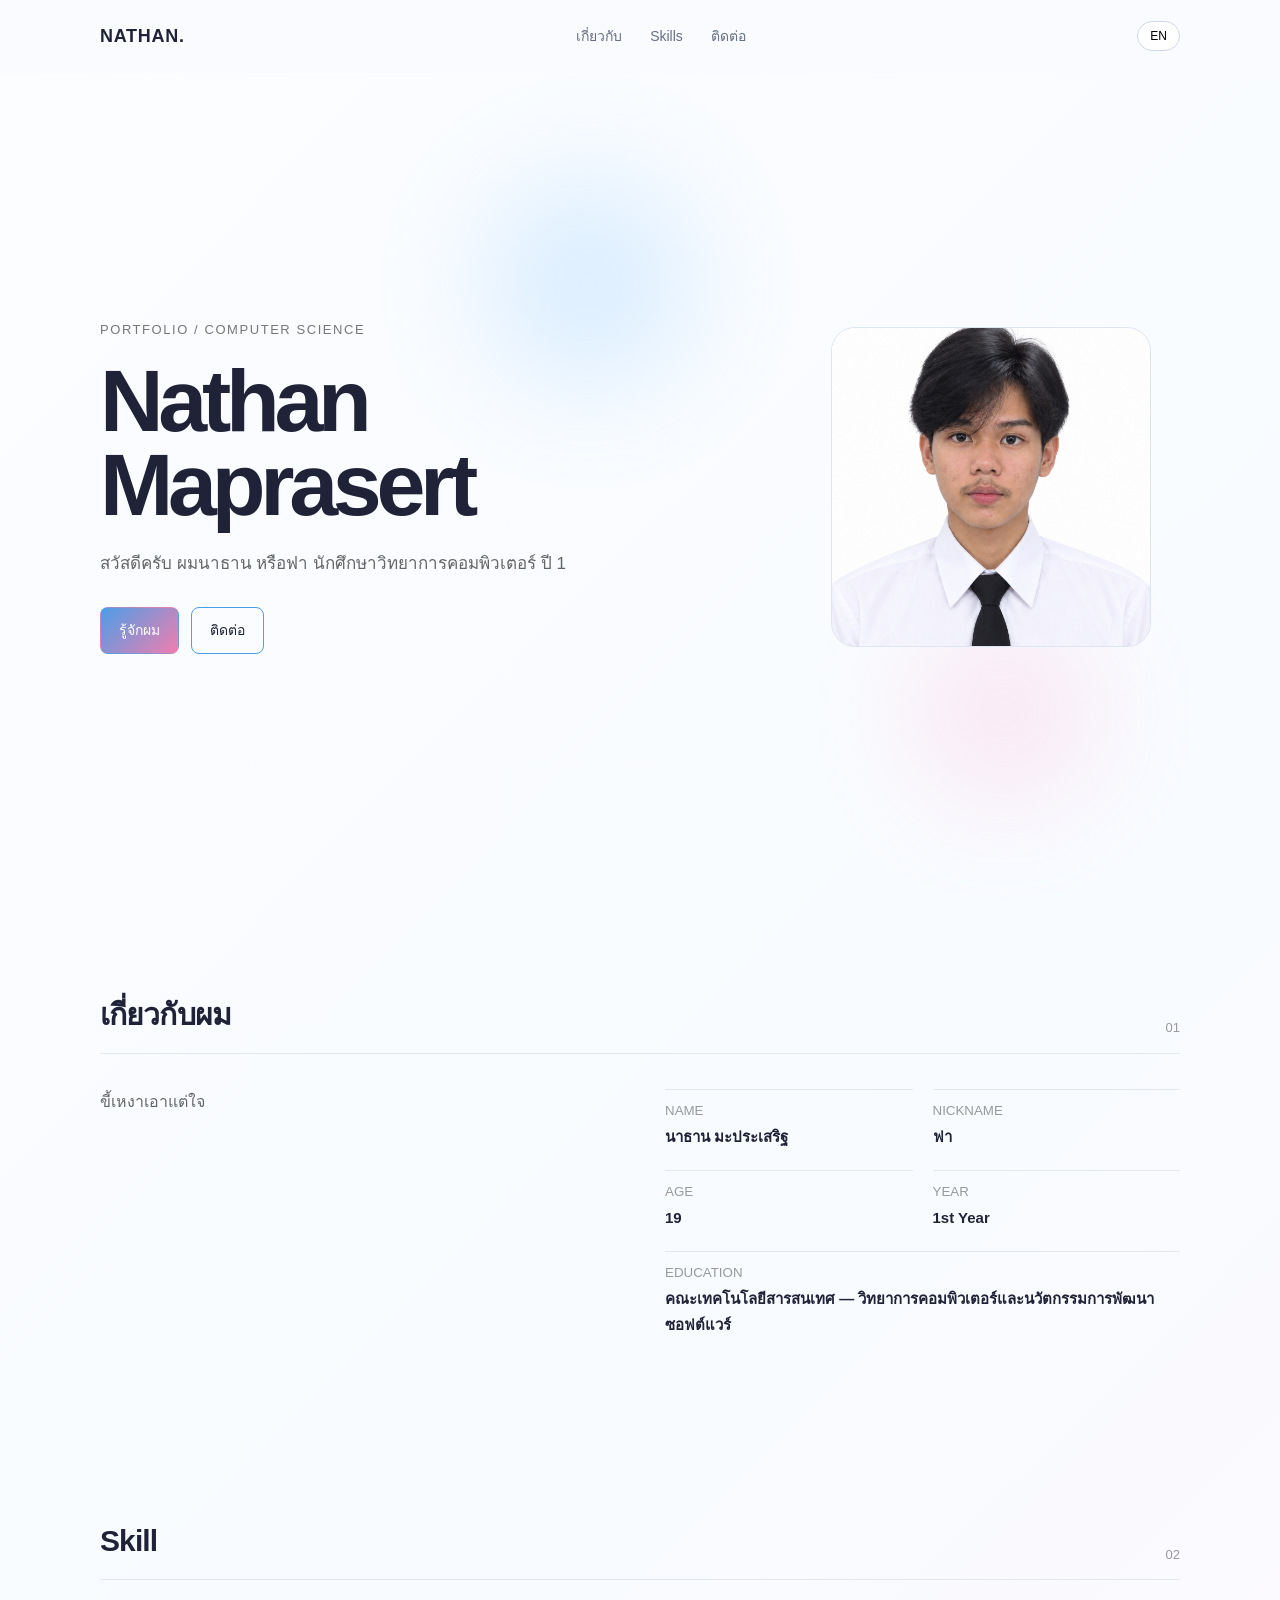
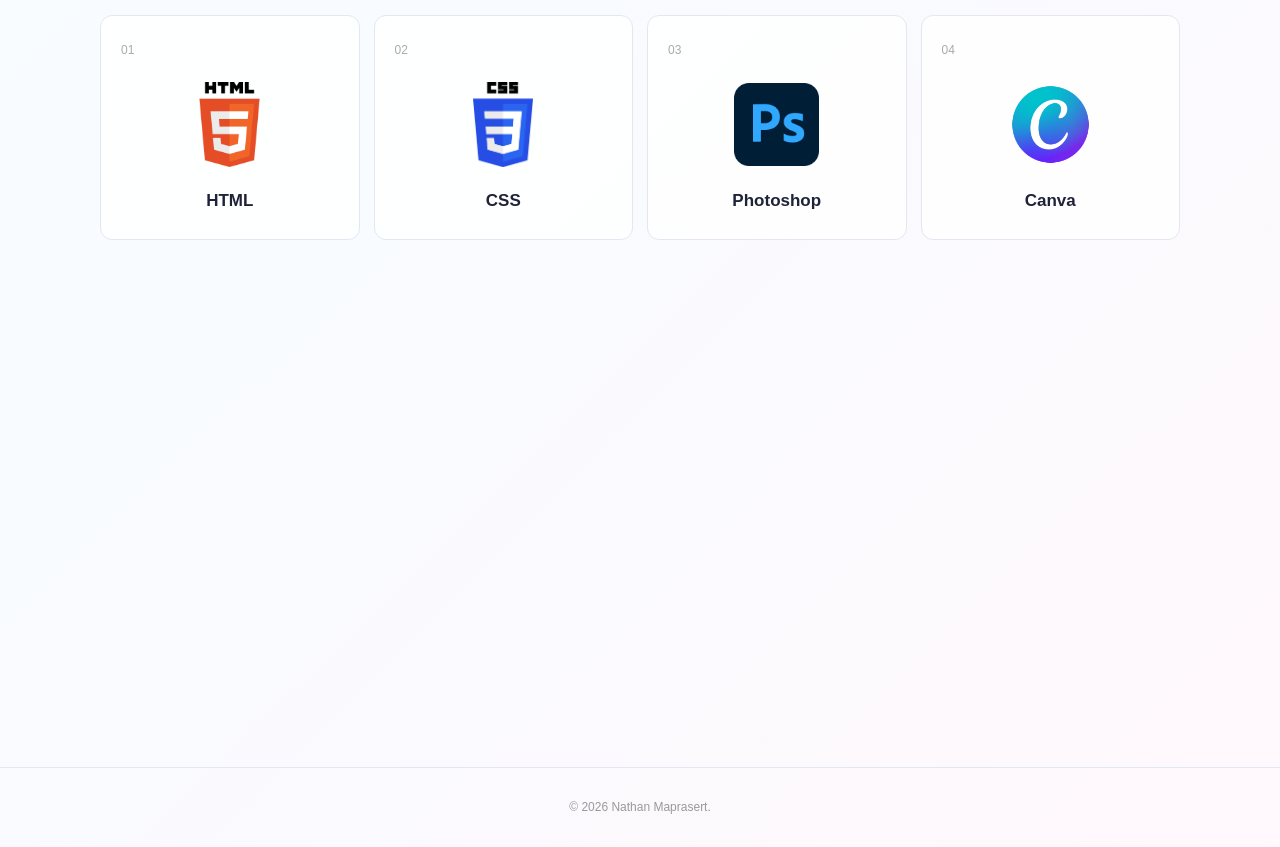
<file: index.html>
<!DOCTYPE html>
<html lang="th">
<head>
  <meta charset="UTF-8">
  <meta name="viewport" content="width=device-width, initial-scale=1.0">
  <title>Nathan Maprasert — Portfolio</title>
  <link rel="stylesheet" href="style.css">
</head>

<body>
  <nav id="nav">
    <div class="container nav-inner">
      <div class="logo">NATHAN.</div>
      <div class="nav-links">
        <a href="#about" data-th="เกี่ยวกับ" data-en="About">เกี่ยวกับ</a>
        <a href="#skills" data-th="Skills" data-en="Skills">Skills</a>
        <a href="#contact" data-th="ติดต่อ" data-en="Contact">ติดต่อ</a>
      </div>
      <button class="lang" id="langBtn">EN</button>
    </div>
  </nav>

  <main>
    <section class="container hero reveal">
      <div>
        <div class="eyebrow" data-th="Portfolio / Computer Science" data-en="Portfolio / Computer Science">
          Portfolio / Computer Science
        </div>
        <h1>Nathan<br>Maprasert</h1>
        <p data-th="สวัสดีครับ ผมนาธาน หรือฟา นักศึกษาวิทยาการคอมพิวเตอร์ ปี 1 ">
          สวัสดีครับ ผมนาธาน หรือฟา นักศึกษาวิทยาการคอมพิวเตอร์ ปี 1
        </p>
        <div class="buttons">
          <a class="btn primary" href="#about" data-th="รู้จักผม" data-en="About me">รู้จักผม</a>
          <a class="btn" href="#contact" data-th="ติดต่อ" data-en="Contact">ติดต่อ</a>
        </div>
      </div>

      <div class="profile-wrap">
        <div class="profile">
            <img src="zstdempimg.png" alt="Nathan">
          </div>
        </div>
    </section>

    <section id="about" class="container reveal">
      <div class="section-title">
        <h2 data-th="เกี่ยวกับผม" data-en="About me">เกี่ยวกับผม</h2>
        <span>01</span>
      </div>

      <div class="about">
        <p data-th="ขี้เหงาเอาแต่ใจ">
          ขี้เหงาเอาแต่ใจ
        </p>

        <div class="info">
          <div class="info-item">
            <small>NAME</small>
            <strong>นาธาน มะประเสริฐ</strong>
          </div>
          <div class="info-item">
            <small>NICKNAME</small>
            <strong>ฟา</strong>
          </div>
          <div class="info-item">
            <small>AGE</small>
            <strong>19</strong>
          </div>
          <div class="info-item">
            <small>YEAR</small>
            <strong>1st Year</strong>
          </div>
          <div class="info-item" style="grid-column:1/-1">
            <small>EDUCATION</small>
            <strong>คณะเทคโนโลยีสารสนเทศ — วิทยาการคอมพิวเตอร์และนวัตกรรมการพัฒนาซอฟต์แวร์</strong>
          </div>
        </div>
      </div>
    </section>

    <section id="skills" class="container reveal">
      <div class="section-title-skill">
        <h3 data-th="Skill" data-en="Skill">Skill</h3>
        <span>02</span>
      </div>
      <div class="skills">
        <div class="skill">
          <div class="skill-number">01</div>
            <img src="zhtmllogo.webp" alt="HTML">
            <h3>HTML</h3>
      </div>

      <div class="skill">
        <div class="skill-number">02</div>
          <img src="zcsslogo.webp" alt="CSS">
          <h3>CSS</h3>
      </div>

      <div class="skill">
        <div class="skill-number">03</div>
          <img src="zpslogo.webp" alt="Photoshop">
          <h3>Photoshop</h3>
      </div>

      <div class="skill">
        <div class="skill-number">04</div>
          <img src="zcanva-logo.png" alt="Canva">
          <h3>Canva</h3>
    </div>

    </div>
    </section>

    <section id="contact" class="container reveal">
      <div class="section-title">
        <h2 data-th="ติดต่อ" data-en="Contact">ติดต่อ</h2>
        <span>03</span>
      </div>

      <div class="contact-box">
        <div>
          <h2>Let's connect.</h2>
          <p data-th="ถ้าอยากพูดคุยหรือรู้จักกันมากขึ้น สามารถติดต่อผมได้ที่" data-en="Feel free to reach out and connect with me.">
            ถ้าอยากพูดคุยหรือรู้จักกันมากขึ้น สามารถติดต่อผมได้ที่
          </p>
        </div>
        <div class="contact-links">
          <a href="mailto:fahadnathan@gmail.com">Email</a>
          <a href="https://www.instagram.com/justtf4_/" target="_blank">Instagram</a>
        </div>
      </div>
    </section>
  </main>

  <footer>
    © 2026 Nathan Maprasert.
  </footer>

  <script src="script.js"></script>

</body>
</html>
</file>
<file: style.css>
:root{
      --bg:#f9fbff;
      --card:#ffffff;
      --text:#202338;
      --muted:#73798f;
      --line:#e3e7f2;
      --blue:#78bfff;
      --blue-dark:#4c9ee8;
      --pink:#ff9fca;
      --pink-dark:#f17eae;
      --accent:#5da9ee;
    }

    *{box-sizing:border-box;margin:0;padding:0}
    html{scroll-behavior:smooth}
    body{
      font-family:Inter, "Noto Sans Thai", Arial, sans-serif;
      background:linear-gradient(135deg,#fbfdff 0%,#f8fbff 58%,#fff8fc 100%);
      color:var(--text);
      line-height:1.6;
    }

    a{color:inherit;text-decoration:none}
    .container{width:min(1080px,90%);margin:auto}

    nav{
      position:sticky;
      top:0;
      z-index:10;
      background:rgba(249,251,255,.88);
      backdrop-filter:blur(12px);
      border-bottom:1px solid transparent;
      transition:.3s;
    }
    nav.scrolled{border-color:var(--line)}
    .nav-inner{
      height:72px;
      display:flex;
      align-items:center;
      justify-content:space-between;
    }
    .logo{font-weight:800;font-size:18px;letter-spacing:.04em}
    .nav-links{display:flex;gap:28px;font-size:14px}
    .nav-links a{color:#687087;transition:.2s}
    .nav-links a:hover{color:var(--blue-dark)}

    .lang{
      border:1px solid #cfd8e8;
      background:white;
      padding:7px 12px;
      border-radius:999px;
      cursor:pointer;
      font-size:12px;
    }

    section{padding:90px 0}

    .hero{
      min-height:calc(100vh - 72px);
      position:relative;
      display:grid;
      grid-template-columns:1.25fr .75fr;
      align-items:center;
      gap:70px;
    }
    .eyebrow{
      color:#777;
      font-size:13px;
      letter-spacing:.12em;
      text-transform:uppercase;
      margin-bottom:18px;
    }
    h1{
      font-size:clamp(48px,8vw,88px);
      line-height:.95;
      letter-spacing:-.06em;
      margin-bottom:24px;
    }
    .hero:before,.hero:after{content:"";position:absolute;border-radius:50%;filter:blur(55px);opacity:.22;pointer-events:none;z-index:-1}
    .hero:before{width:220px;height:220px;background:var(--blue);top:12%;left:35%}
    .hero:after{width:180px;height:180px;background:var(--pink);right:8%;bottom:12%}
    .hero p{
      max-width:560px;
      color:#666;
      font-size:17px;
    }
    .buttons{display:flex;gap:12px;margin-top:30px;flex-wrap:wrap}
    .btn{
      padding:11px 18px;
      border-radius:8px;
      border:1px solid var(--blue-dark);
      font-size:14px;
      transition:.25s;
    }
    .btn.primary{background:linear-gradient(135deg,var(--blue-dark),var(--pink-dark));color:white;border-color:transparent}
    .btn:hover{transform:translateY(-2px)}

    .profile-wrap{display:flex;justify-content:center}
    .profile{
      width:min(320px,75vw);
      aspect-ratio:1/1;
      border-radius:24px;
      background:linear-gradient(145deg,#eaf6ff,#fff0f7);
      border:1px solid #dce5f2;
      display:flex;
      align-items:center;
      justify-content:center;
      overflow:hidden;
      position:relative;
    }
    .profile img{
      width:100%;
      height:100%;
      object-fit:cover;
      display:block;
    }
    .placeholder{text-align:center;color:#888;padding:25px}
    .placeholder strong{display:block;color:#333;margin-bottom:6px}

    .section-title{
      display:flex;
      justify-content:space-between;
      align-items:end;
      border-bottom:1px solid var(--line);
      padding-bottom:14px;
      margin-bottom:35px;
    }
    .section-title h2{font-size:30px;letter-spacing:-.03em}
    .section-title span{font-size:13px;color:#999}

    .about{
      display:grid;
      grid-template-columns:1fr 1fr;
      gap:50px;
    }
    .about p{color:#666;font-size:16px}
    .info{
      display:grid;
      grid-template-columns:1fr 1fr;
      gap:20px;
    }
    .info-item{
      border-top:1px solid var(--line);
      padding-top:10px;
    }
    .info-item small{color:#999;display:block;margin-bottom:3px}
    .info-item strong{font-size:15px}

    .section-title-skill{
      display:flex;
      justify-content:space-between;
      align-items:end;
      border-bottom:1px solid var(--line);
      padding-bottom:14px;
      margin-bottom:35px;
    }
    .section-title-skill h3{font-size:30px;letter-spacing:-.03em}
    .section-title-skill span{font-size:13px;color:#999}

    .skills{
      display:grid;
      grid-template-columns:repeat(4,1fr);
      gap:14px;
    }
    .skill{
       background:rgba(255,255,255,.9);
       border:1px solid var(--line);
       border-radius:12px;
       padding:25px 20px;
       transition:.25s;

       min-height:225px;
       display:flex;
       flex-direction:column;
    }
    .skill img{
       width:85px;
       height:85px;
       object-fit:contain;
       display:block;
       margin:0 auto 20px;
    }
    .skill:hover{
      transform:translateY(-4px);box-shadow:0 12px 30px rgba(88,145,205,.12)
    }
    .skill-number{
       font-size:12px;
       color:#aaa;
       margin-bottom:auto;
      }
    .skill h3{
       font-size:17px;
       text-align:center;
      }

    .contact-box{
      background:linear-gradient(135deg,#5da9ee 0%,#8dbcf0 48%,#f08fb9 100%);
      color:#fff;
      border-radius:18px;
      padding:45px;
      display:flex;
      justify-content:space-between;
      align-items:center;
      gap:30px;
    }
    .contact-box p{color:rgba(255,255,255,.82);margin-top:5px}
    .contact-links{display:flex;gap:10px;flex-wrap:wrap}
    .contact-links a{
      border:1px solid rgba(255,255,255,.55);
      border-radius:8px;
      padding:10px 14px;
      font-size:13px;
      transition:.2s;
    }
    .contact-links a:hover{background:#fff;color:#477eb1}

    footer{
      padding:30px 0;
      border-top:1px solid var(--line);
      color:#999;
      font-size:12px;
      text-align:center;
    }

    .reveal{
      opacity:0;
      transform:translateY(18px);
      transition:opacity .7s ease,transform .7s ease;
    }
    .reveal.show{opacity:1;transform:none}

    @media(max-width:760px){
      .nav-links{display:none}
      .hero{grid-template-columns:1fr;gap:45px;padding-top:55px}
      .profile-wrap{order:-1}
      .profile{width:220px}
      section{padding:65px 0}
      .about{grid-template-columns:1fr}
      .skills{grid-template-columns:1fr 1fr}
      .contact-box{padding:30px;display:block}
      .contact-links{margin-top:22px}
    }

    @media(max-width:480px){
      .skills{grid-template-columns:1fr}
      .info{grid-template-columns:1fr}
      h1{font-size:54px}
    }
</file>
